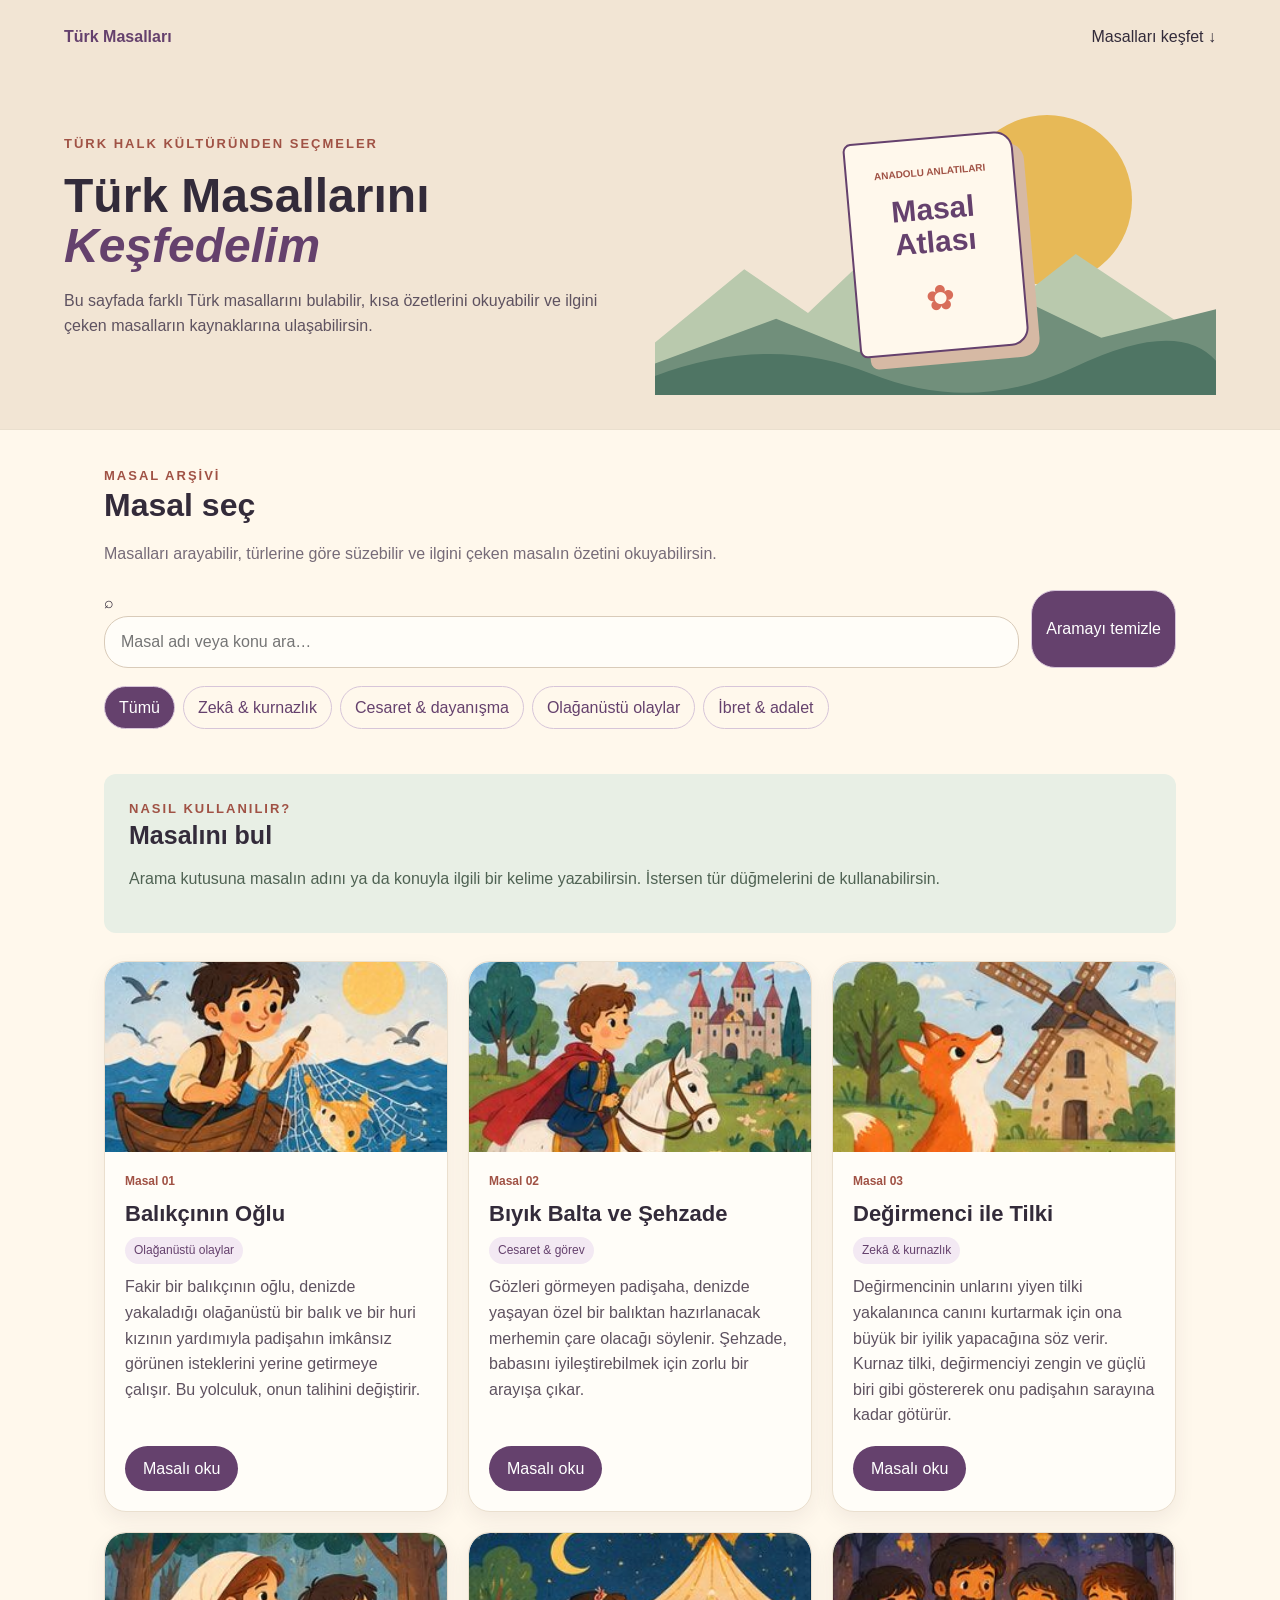
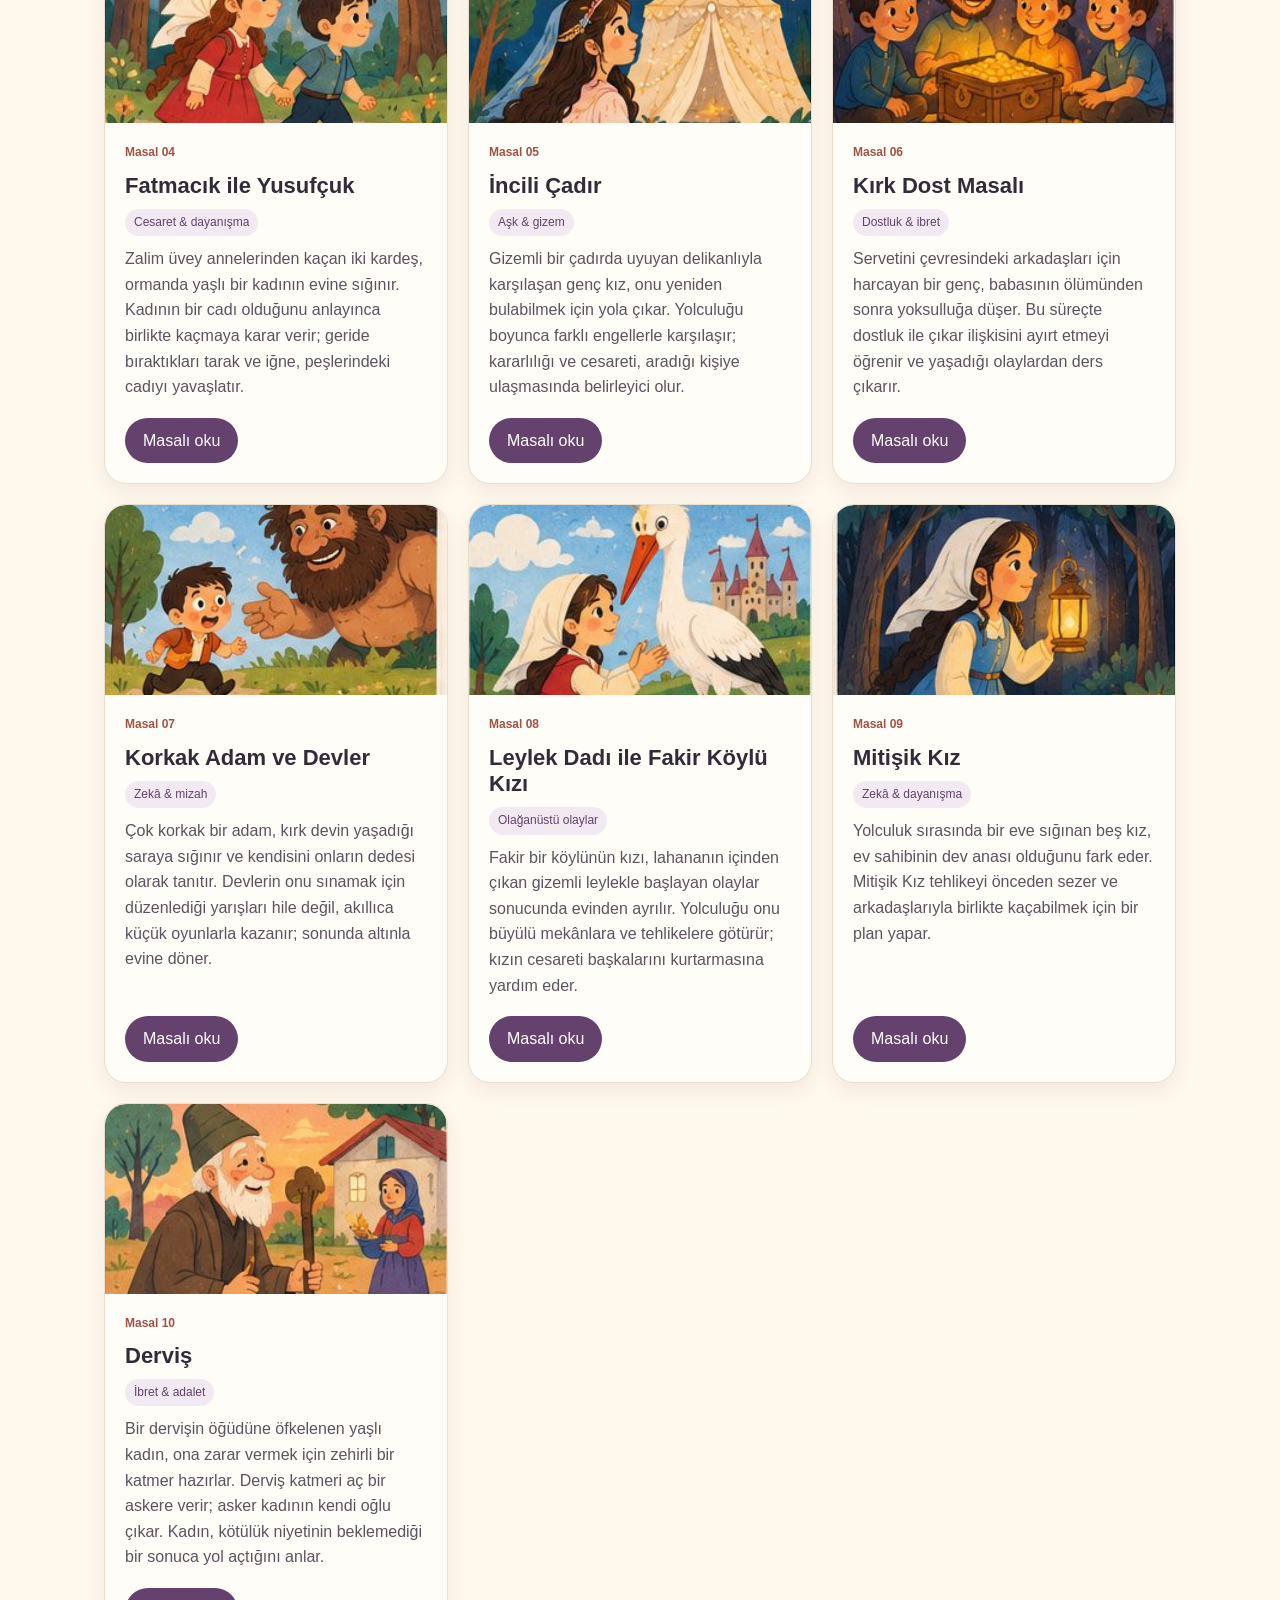
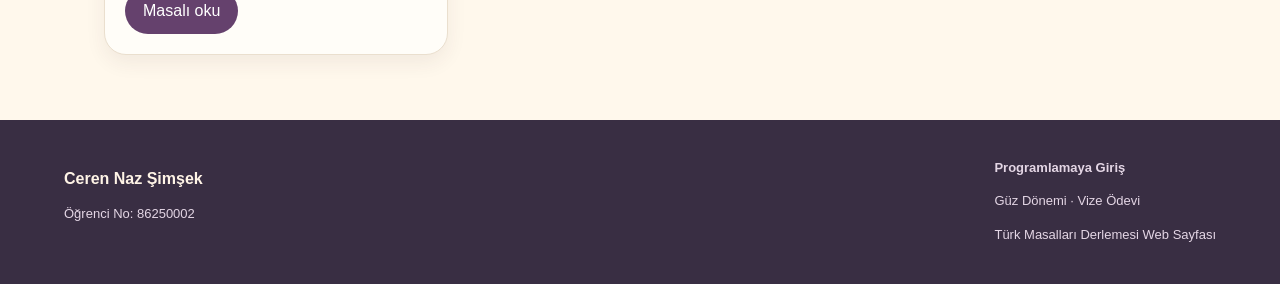
<file: index.html>
<!DOCTYPE html>
<html lang="tr">
<head>
<meta charset="UTF-8">
<meta name="viewport" content="width=device-width, initial-scale=1.0">
<title>Türk Masalları</title>
<link rel="stylesheet" href="style.css">
</head>
<body>
<header class="site-header">
  <div class="topline"><span class="brand">Türk Masalları</span><a class="toplink" href="#masallar">Masalları keşfet ↓</a></div>
  <section class="hero">
    <div>
      <div class="eyebrow">Türk halk kültüründen seçmeler</div>
      <h1>Türk Masallarını<br><em>Keşfedelim</em></h1>
      <p>Bu sayfada farklı Türk masallarını bulabilir, kısa özetlerini okuyabilir ve ilgini çeken masalların kaynaklarına ulaşabilirsin.</p>
    </div>
    <div class="hero-art" aria-label="Masal kitabı ve güneş illüstrasyonu">
      <div class="sun"></div>
      <svg class="mountain" viewBox="0 0 440 210" preserveAspectRatio="none" aria-hidden="true">
        <path d="M0 155 L70 78 L120 124 L190 35 L265 130 L330 62 L440 160 L440 210 L0 210Z" fill="#b9c9ad"/>
        <path d="M0 177 L95 130 L160 165 L260 92 L350 150 L440 120 L440 210 L0 210Z" fill="#718f7b"/>
        <path d="M0 190 Q90 145 170 188 T330 180 T440 174 L440 210 L0 210Z" fill="#4f7564"/>
      </svg>
      <div class="book"><span class="small">ANADOLU ANLATILARI</span><strong>Masal<br>Atlası</strong><span class="ornament">✿</span></div>
    </div>
  </section>
</header>
<main id="masallar">
  <div class="intro-row">
    <div><div class="eyebrow">Masal arşivi</div><h2>Masal seç</h2><p class="section-note">Masalları arayabilir, türlerine göre süzebilir ve ilgini çeken masalın özetini okuyabilirsin.</p></div>
  </div>
  <div class="tools">
    <label class="search-wrap"><span>⌕</span><input id="search" type="search" placeholder="Masal adı veya konu ara…" aria-label="Masal ara"></label>
    <button class="filter active" id="clearSearch" type="button">Aramayı temizle</button>
  </div>
  <div class="filters" aria-label="Masal türüne göre filtre">
    <button class="filter active" data-filter="all">Tümü</button>
    <button class="filter" data-filter="zeka">Zekâ & kurnazlık</button>
    <button class="filter" data-filter="cesaret">Cesaret & dayanışma</button>
    <button class="filter" data-filter="olağanüstü">Olağanüstü olaylar</button>
    <button class="filter" data-filter="ibret">İbret & adalet</button>
  </div>
  <section class="reading-guide">
    <div><div class="eyebrow">Nasıl kullanılır?</div><h2>Masalını bul</h2><p>Arama kutusuna masalın adını ya da konuyla ilgili bir kelime yazabilirsin. İstersen tür düğmelerini de kullanabilirsin.</p></div>
    
  </section>

  <div class="grid" id="storyGrid">
    <article class="story-card" data-title="Balıkçının Oğlu" data-tags="olağanüstü cesaret" data-keywords="balıkçı şehzade huri padişah merhem deniz">
      <div class="card-art palette-1"><img src="[data-uri]" alt="Balıkçının Oğlu masalını anlatan çocuk kitabı illüstrasyonu"></div>
      <div class="card-body"><span class="number">Masal 01</span><h3>Balıkçının Oğlu</h3><span class="tag">Olağanüstü olaylar</span>
      <p class="summary">Fakir bir balıkçının oğlu, denizde yakaladığı olağanüstü bir balık ve bir huri kızının yardımıyla padişahın imkânsız görünen isteklerini yerine getirmeye çalışır. Bu yolculuk, onun talihini değiştirir.</p>
      <div class="card-actions"><button class="read-btn" data-open="0">Masalı oku</button></div></div>
    </article>
    <article class="story-card" data-title="Bıyık Balta ve Şehzade" data-tags="cesaret olağanüstü" data-keywords="padişah kör derviş şehzade balık merhem">
      <div class="card-art palette-2"><img src="[data-uri]" alt="Bıyık Balta ve Şehzade masalını anlatan çocuk kitabı illüstrasyonu"></div>
      <div class="card-body"><span class="number">Masal 02</span><h3>Bıyık Balta ve Şehzade</h3><span class="tag">Cesaret & görev</span>
      <p class="summary">Gözleri görmeyen padişaha, denizde yaşayan özel bir balıktan hazırlanacak merhemin çare olacağı söylenir. Şehzade, babasını iyileştirebilmek için zorlu bir arayışa çıkar.</p>
      <div class="card-actions"><button class="read-btn" data-open="1">Masalı oku</button></div></div>
    </article>
    <article class="story-card" data-title="Değirmenci ile Tilki" data-tags="zeka olağanüstü" data-keywords="tilki değirmen tavuk padişah dev kurnazlık">
      <div class="card-art palette-3"><img src="[data-uri]" alt="Değirmenci ile Tilki masalını anlatan çocuk kitabı illüstrasyonu"></div>
      <div class="card-body"><span class="number">Masal 03</span><h3>Değirmenci ile Tilki</h3><span class="tag">Zekâ & kurnazlık</span>
      <p class="summary">Değirmencinin unlarını yiyen tilki yakalanınca canını kurtarmak için ona büyük bir iyilik yapacağına söz verir. Kurnaz tilki, değirmenciyi zengin ve güçlü biri gibi göstererek onu padişahın sarayına kadar götürür.</p>
      <div class="card-actions"><button class="read-btn" data-open="2">Masalı oku</button></div></div>
    </article>
    <article class="story-card" data-title="Fatmacık ile Yusufçuk" data-tags="cesaret zeka" data-keywords="kardeş üvey anne cadı tarak iğne orman">
      <div class="card-art palette-4"><img src="[data-uri]" alt="Fatmacık ile Yusufçuk masalını anlatan çocuk kitabı illüstrasyonu"></div>
      <div class="card-body"><span class="number">Masal 04</span><h3>Fatmacık ile Yusufçuk</h3><span class="tag">Cesaret & dayanışma</span>
      <p class="summary">Zalim üvey annelerinden kaçan iki kardeş, ormanda yaşlı bir kadının evine sığınır. Kadının bir cadı olduğunu anlayınca birlikte kaçmaya karar verir; geride bıraktıkları tarak ve iğne, peşlerindeki cadıyı yavaşlatır.</p>
      <div class="card-actions"><button class="read-btn" data-open="3">Masalı oku</button></div></div>
    </article>
    <article class="story-card" data-title="İncili Çadır" data-tags="olağanüstü cesaret" data-keywords="çadır inci şehzade prenses saray arayış">
      <div class="card-art palette-5"><img src="[data-uri]" alt="İncili Çadır masalını anlatan çocuk kitabı illüstrasyonu"></div>
      <div class="card-body"><span class="number">Masal 05</span><h3>İncili Çadır</h3><span class="tag">Aşk & gizem</span>
      <p class="summary">Gizemli bir çadırda uyuyan delikanlıyla karşılaşan genç kız, onu yeniden bulabilmek için yola çıkar. Yolculuğu boyunca farklı engellerle karşılaşır; kararlılığı ve cesareti, aradığı kişiye ulaşmasında belirleyici olur.</p>
      <div class="card-actions"><button class="read-btn" data-open="4">Masalı oku</button></div></div>
    </article>
    <article class="story-card" data-title="Kırk Dost Masalı" data-tags="ibret zeka" data-keywords="dostluk zenginlik servet arkadaş çıkar">
      <div class="card-art palette-6"><img src="[data-uri]" alt="Kırk Dost Masalı masalını anlatan çocuk kitabı illüstrasyonu"></div>
      <div class="card-body"><span class="number">Masal 06</span><h3>Kırk Dost Masalı</h3><span class="tag">Dostluk & ibret</span>
      <p class="summary">Servetini çevresindeki arkadaşları için harcayan bir genç, babasının ölümünden sonra yoksulluğa düşer. Bu süreçte dostluk ile çıkar ilişkisini ayırt etmeyi öğrenir ve yaşadığı olaylardan ders çıkarır.</p>
      <div class="card-actions"><button class="read-btn" data-open="5">Masalı oku</button></div></div>
    </article>
    <article class="story-card" data-title="Korkak Adam ve Devler" data-tags="zeka olağanüstü" data-keywords="korkak adam devler altın yarış peynir taş">
      <div class="card-art palette-7"><img src="[data-uri]" alt="Korkak Adam ve Devler masalını anlatan çocuk kitabı illüstrasyonu"></div>
      <div class="card-body"><span class="number">Masal 07</span><h3>Korkak Adam ve Devler</h3><span class="tag">Zekâ & mizah</span>
      <p class="summary">Çok korkak bir adam, kırk devin yaşadığı saraya sığınır ve kendisini onların dedesi olarak tanıtır. Devlerin onu sınamak için düzenlediği yarışları hile değil, akıllıca küçük oyunlarla kazanır; sonunda altınla evine döner.</p>
      <div class="card-actions"><button class="read-btn" data-open="6">Masalı oku</button></div></div>
    </article>
    <article class="story-card" data-title="Leylek Dadı ile Fakir Köylü Kızı" data-tags="olağanüstü cesaret" data-keywords="leylek köylü kızı lahana kale büyü prenses">
      <div class="card-art palette-8"><img src="[data-uri]" alt="Leylek Dadı ile Fakir Köylü Kızı masalını anlatan çocuk kitabı illüstrasyonu"></div>
      <div class="card-body"><span class="number">Masal 08</span><h3>Leylek Dadı ile Fakir Köylü Kızı</h3><span class="tag">Olağanüstü olaylar</span>
      <p class="summary">Fakir bir köylünün kızı, lahananın içinden çıkan gizemli leylekle başlayan olaylar sonucunda evinden ayrılır. Yolculuğu onu büyülü mekânlara ve tehlikelere götürür; kızın cesareti başkalarını kurtarmasına yardım eder.</p>
      <div class="card-actions"><button class="read-btn" data-open="7">Masalı oku</button></div></div>
    </article>
    <article class="story-card" data-title="Mitişik Kız" data-tags="zeka cesaret" data-keywords="beş kız dev anası kaçış ev tarak">
      <div class="card-art palette-9"><img src="[data-uri]" alt="Mitişik Kız masalını anlatan çocuk kitabı illüstrasyonu"></div>
      <div class="card-body"><span class="number">Masal 09</span><h3>Mitişik Kız</h3><span class="tag">Zekâ & dayanışma</span>
      <p class="summary">Yolculuk sırasında bir eve sığınan beş kız, ev sahibinin dev anası olduğunu fark eder. Mitişik Kız tehlikeyi önceden sezer ve arkadaşlarıyla birlikte kaçabilmek için bir plan yapar.</p>
      <div class="card-actions"><button class="read-btn" data-open="8">Masalı oku</button></div></div>
    </article>
    <article class="story-card" data-title="Derviş" data-tags="ibret adalet" data-keywords="yaşlı kadın katmer zehir asker oğul öğüt">
      <div class="card-art palette-10"><img src="[data-uri]" alt="Derviş masalını anlatan çocuk kitabı illüstrasyonu"></div>
      <div class="card-body"><span class="number">Masal 10</span><h3>Derviş</h3><span class="tag">İbret & adalet</span>
      <p class="summary">Bir dervişin öğüdüne öfkelenen yaşlı kadın, ona zarar vermek için zehirli bir katmer hazırlar. Derviş katmeri aç bir askere verir; asker kadının kendi oğlu çıkar. Kadın, kötülük niyetinin beklemediği bir sonuca yol açtığını anlar.</p>
      <div class="card-actions"><button class="read-btn" data-open="9">Masalı oku</button></div></div>
    </article>
  </div>
  <div class="empty" id="empty">Bu aramayla eşleşen masal bulunamadı. Başka bir kelime deneyebilirsin.</div>
</main>
<footer><div class="footer-inner"><div><strong>Ceren Naz Şimşek</strong><p>Öğrenci No: 86250002</p></div><div><p><strong>Programlamaya Giriş</strong></p><p>Güz Dönemi · Vize Ödevi</p><p>Türk Masalları Derlemesi Web Sayfası</p></div></div></footer>
<div class="modal" id="modal" role="dialog" aria-modal="true" aria-labelledby="modalTitle">
  <div class="modal-panel"><button class="modal-close" id="closeModal" aria-label="Pencereyi kapat">×</button><div class="eyebrow">Masal</div><h2 id="modalTitle"></h2><p class="modal-text" id="modalText"></p></div>
</div>
<script src="script.js" defer></script>
</body>
</html>
</file>
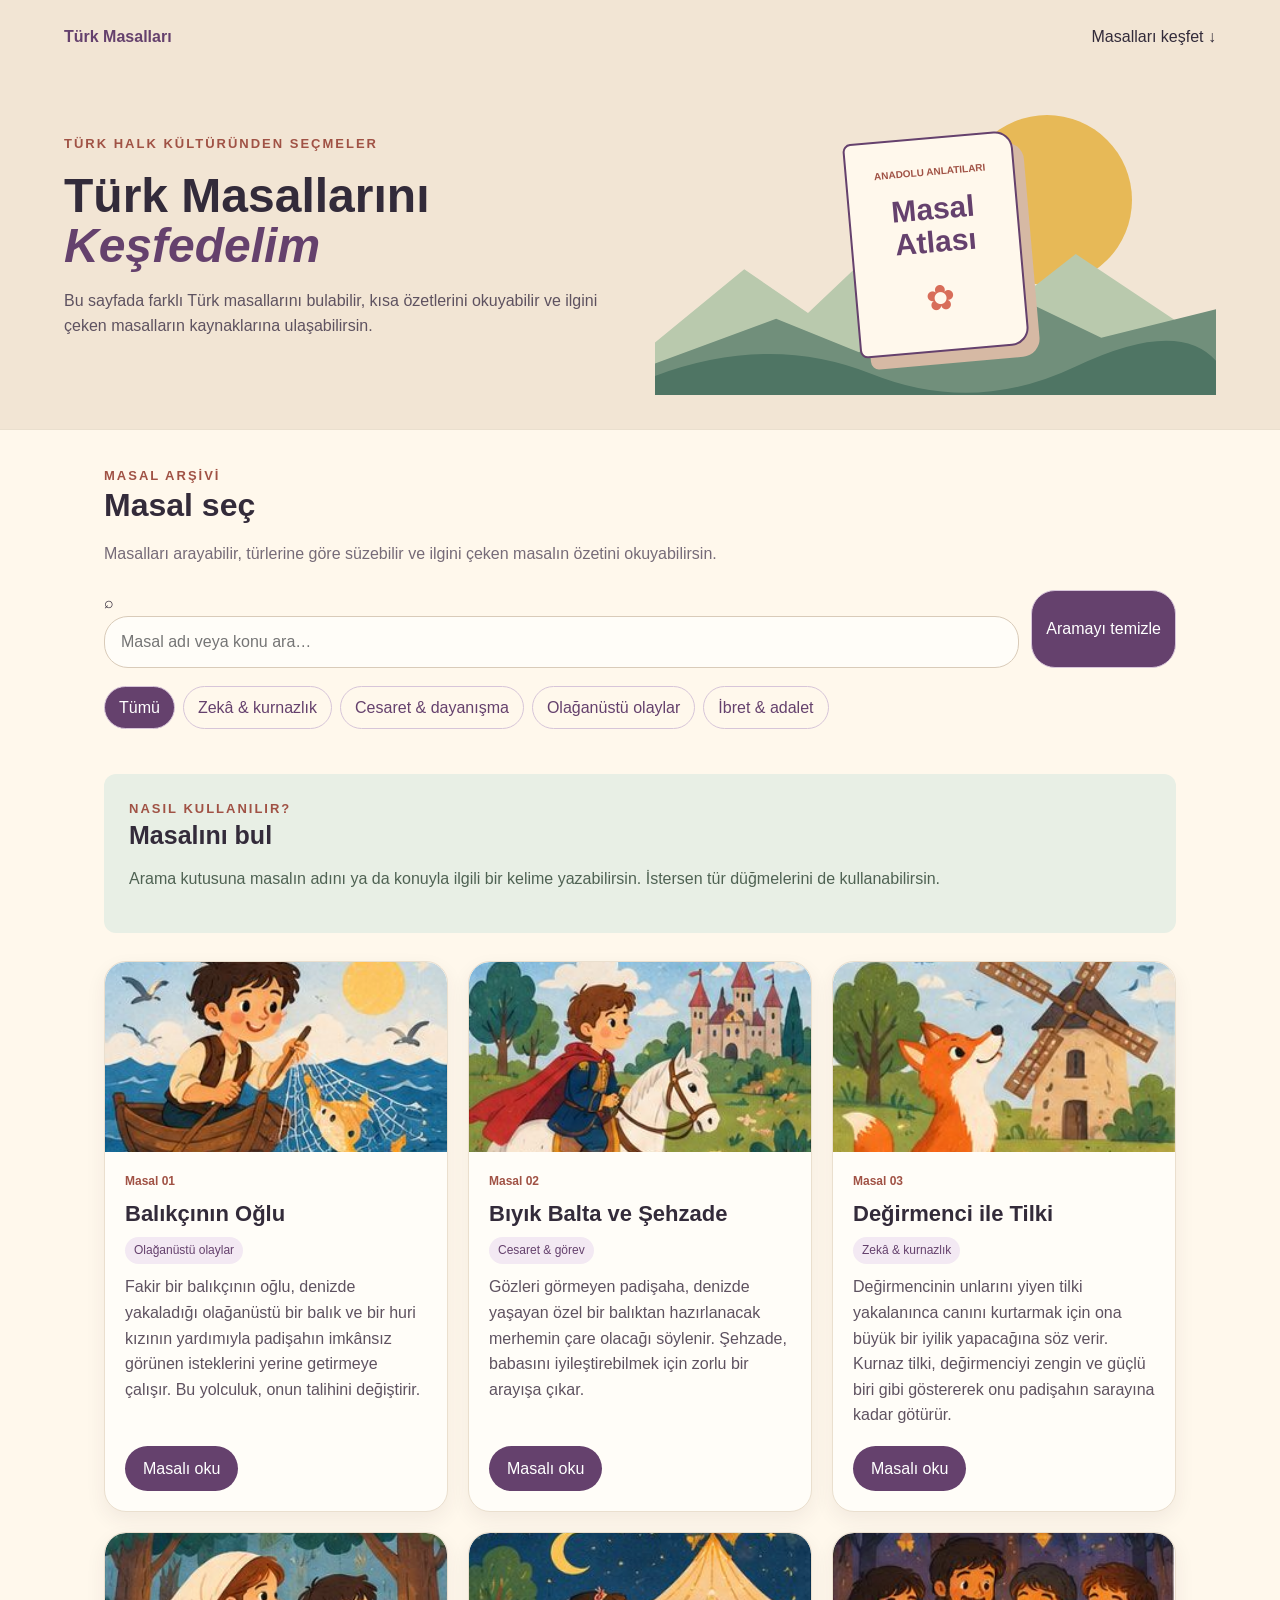
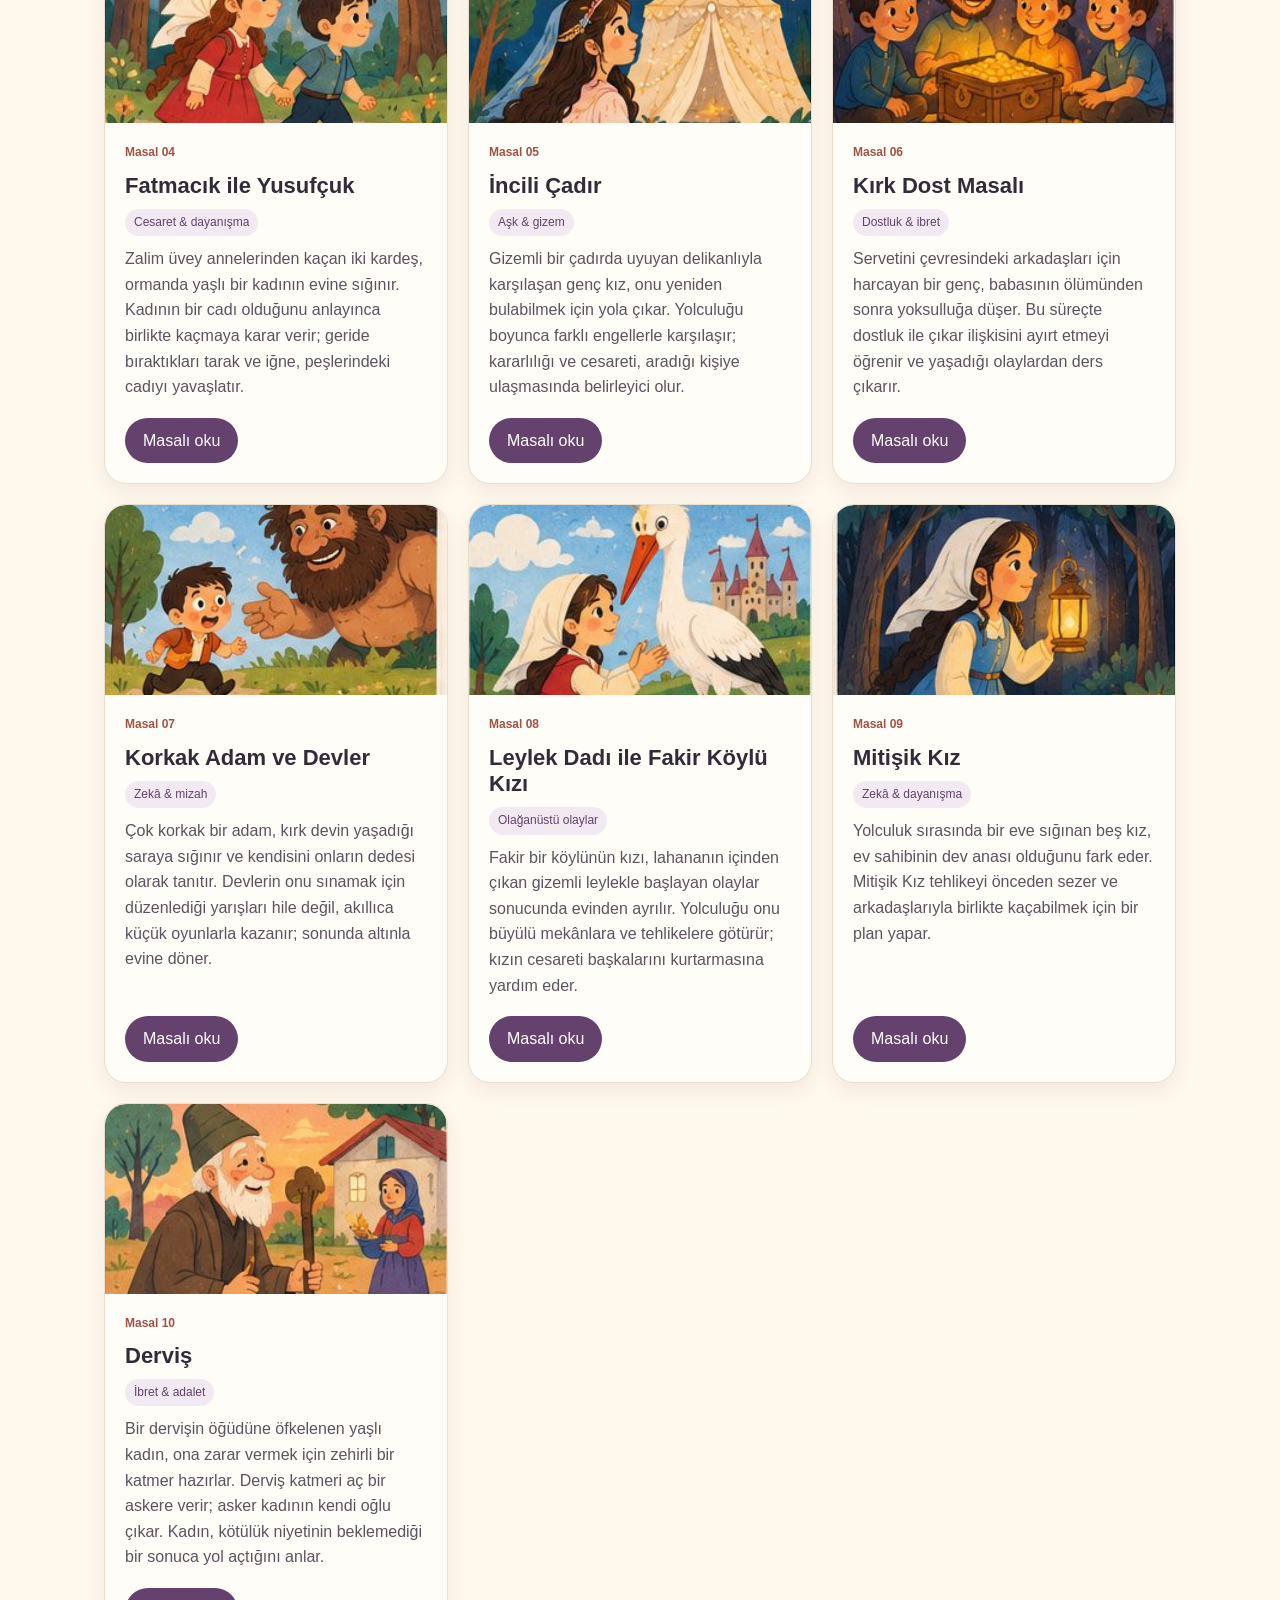
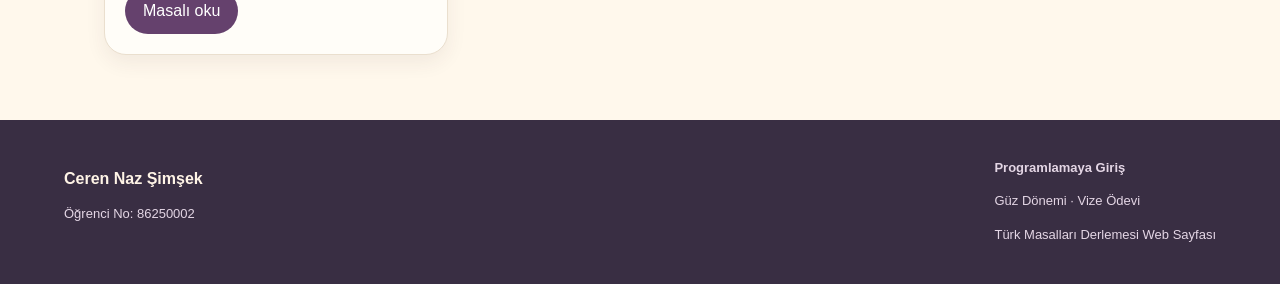
<file: turk_masallari_son_kontrol.html>
<!DOCTYPE html>
<html lang="tr">
<head>
<meta charset="UTF-8">
<meta name="viewport" content="width=device-width, initial-scale=1.0">
<title>Türk Masalları</title>
<style>
/* Sayfanin genel gorunumu */
* { box-sizing: border-box; }
body {
  margin: 0;
  background: #fff8ec;
  color: #332b3a;
  font-family: Arial, sans-serif;
  line-height: 1.6;
}
button, input { font: inherit; }
a { color: #65416d; }
.site-header {
  padding: 24px 5%;
  background: #f2e5d4;
  border-bottom: 1px solid #eadfce;
}
.topline, .footer-inner {
  max-width: 1200px;
  margin: auto;
  display: flex;
  justify-content: space-between;
  align-items: center;
  gap: 16px;
}
.brand { color: #65416d; font-weight: bold; }
.toplink { color: #332b3a; text-decoration: none; }
.hero {
  max-width: 1200px;
  margin: 45px auto 10px;
  display: grid;
  grid-template-columns: 1fr 1fr;
  gap: 30px;
  align-items: center;
}
.eyebrow { color: #a05245; font-size: 13px; font-weight: bold; letter-spacing: 2px; text-transform: uppercase; }
h1 { font-size: 48px; line-height: 1.05; margin: 16px 0; }
h1 em { color: #65416d; }
.hero p { color: #5e5260; }
.hero-art { min-height: 300px; position: relative; display: grid; place-items: center; }
.sun { position: absolute; top: 20px; right: 15%; width: 170px; height: 170px; border-radius: 50%; background: #e7b957; }
.mountain { position: absolute; bottom: 0; width: 100%; height: 200px; }
.book { position: relative; z-index: 1; width: 170px; height: 215px; padding: 18px; background: #fff8ec; border: 2px solid #65416d; border-radius: 8px 18px 18px 8px; box-shadow: 10px 12px #d6b9a4; display: flex; flex-direction: column; justify-content: center; align-items: center; text-align: center; transform: rotate(-5deg); }
.book .small { font-size: 10px; font-weight: bold; color: #a05245; }
.book strong { margin: 12px 0; color: #65416d; font-size: 30px; line-height: 1.1; }
.book .ornament { color: #d86d59; font-size: 35px; }
main { max-width: 1200px; margin: auto; padding: 36px 5% 65px; }
.intro-row { margin-bottom: 20px; }
h2 { margin: 0 0 8px; font-size: 32px; line-height: 1.2; }
.section-note { color: #766b78; }
.tools { display: flex; gap: 12px; margin: 24px 0 18px; }
.search-wrap { flex: 1; }
input[type="search"] { width: 100%; padding: 12px 16px; border: 1px solid #d9cbb9; border-radius: 24px; background: #fffdf8; }
.filters { display: flex; flex-wrap: wrap; gap: 8px; margin-bottom: 24px; }
.filter { padding: 8px 14px; border: 1px solid #d7c5d9; border-radius: 24px; background: transparent; color: #65416d; cursor: pointer; }
.filter.active, .filter:hover { background: #65416d; color: white; }
.grid { display: grid; grid-template-columns: repeat(3, 1fr); gap: 20px; }
.story-card { min-width: 0; display: flex; flex-direction: column; overflow: hidden; border: 1px solid #eadfce; border-radius: 22px; background: #fffdf8; box-shadow: 0 8px 20px #452b3e12; }
.card-art { height: 190px; overflow: hidden; background: #f2e5d4; border-radius: 21px 21px 0 0; }
.card-art img { display: block; width: 100%; height: 100%; object-fit: cover; }
.palette-1 { background: #e7bd73; } .palette-2 { background: #c7b2d9; }
.palette-3 { background: #a7c7b3; } .palette-4 { background: #e89b84; }
.palette-5 { background: #c6d5e8; } .palette-6 { background: #e5c9a7; }
.palette-7 { background: #a9b5d7; } .palette-8 { background: #d5b8a5; }
.palette-9 { background: #b3c8a0; } .palette-10 { background: #e7b8c7; }
.card-body { flex: 1; display: flex; flex-direction: column; gap: 10px; padding: 20px; }
.number { color: #a05245; font-size: 12px; font-weight: bold; }
h3 { margin: 0; font-size: 22px; line-height: 1.2; }
.tag { align-self: flex-start; padding: 4px 9px; border-radius: 20px; background: #f3e9f3; color: #65416d; font-size: 12px; }
.summary { margin: 0; color: #5e5260; }
.card-actions { display: flex; flex-wrap: wrap; gap: 10px; margin-top: auto; padding-top: 8px; }
.read-btn { background: #65416d; color: white; border: 0; border-radius: 24px; padding: 10px 18px; cursor: pointer; transition: background 0.2s, transform 0.2s; }
.read-btn:hover { background: #805b88; transform: translateY(-1px); }
.empty { display: none; padding: 25px; text-align: center; color: #766b78; border: 1px dashed #eadfce; border-radius: 12px; }
.reading-guide { display: grid; grid-template-columns: 1fr; gap: 20px; margin-top: 45px; margin-bottom: 28px; padding: 25px; border-radius: 12px; background: #e8efe5; }
.reading-guide h2 { font-size: 25px; }
.reading-guide p { color: #4f6253; }
footer { padding: 25px 5%; background: #392e43; color: #fff4e6; }
footer p { color: #e4d6e5; font-size: 13px; }
.modal { display: none; position: fixed; inset: 0; z-index: 10; padding: 18px; background: #1f1624aa; align-items: center; justify-content: center; }
.modal.open { display: flex; }
.modal-panel { position: relative; width: 100%; max-width: 760px; max-height: 90vh; overflow: auto; padding: 30px; border-radius: 24px; background: #fffdf8; }
.modal-close { position: absolute; top: 12px; right: 12px; width: 38px; height: 38px; border: 0; border-radius: 50%; cursor: pointer; font-size: 22px; }
.modal h2 { padding-right: 35px; }
.modal-text { white-space: pre-line; color: #544958; }
.small-print { color: #766b78; font-size: 13px; }
@media (max-width: 900px) { .grid { grid-template-columns: repeat(2, 1fr); } }
@media (max-width: 620px) {
  .hero, .reading-guide { grid-template-columns: 1fr; }
  .hero-art { min-height: 230px; }
  .tools { flex-direction: column; }
  .grid { grid-template-columns: 1fr; }
  .topline { font-size: 13px; }
  h1 { font-size: 40px; }
}
</style>
</head>
<body>
<header class="site-header">
  <div class="topline"><span class="brand">Türk Masalları</span><a class="toplink" href="#masallar">Masalları keşfet ↓</a></div>
  <section class="hero">
    <div>
      <div class="eyebrow">Türk halk kültüründen seçmeler</div>
      <h1>Türk Masallarını<br><em>Keşfedelim</em></h1>
      <p>Bu sayfada farklı Türk masallarını bulabilir, kısa özetlerini okuyabilir ve ilgini çeken masalların kaynaklarına ulaşabilirsin.</p>
    </div>
    <div class="hero-art" aria-label="Masal kitabı ve güneş illüstrasyonu">
      <div class="sun"></div>
      <svg class="mountain" viewBox="0 0 440 210" preserveAspectRatio="none" aria-hidden="true">
        <path d="M0 155 L70 78 L120 124 L190 35 L265 130 L330 62 L440 160 L440 210 L0 210Z" fill="#b9c9ad"/>
        <path d="M0 177 L95 130 L160 165 L260 92 L350 150 L440 120 L440 210 L0 210Z" fill="#718f7b"/>
        <path d="M0 190 Q90 145 170 188 T330 180 T440 174 L440 210 L0 210Z" fill="#4f7564"/>
      </svg>
      <div class="book"><span class="small">ANADOLU ANLATILARI</span><strong>Masal<br>Atlası</strong><span class="ornament">✿</span></div>
    </div>
  </section>
</header>
<main id="masallar">
  <div class="intro-row">
    <div><div class="eyebrow">Masal arşivi</div><h2>Masal seç</h2><p class="section-note">Masalları arayabilir, türlerine göre süzebilir ve ilgini çeken masalın özetini okuyabilirsin.</p></div>
  </div>
  <div class="tools">
    <label class="search-wrap"><span>⌕</span><input id="search" type="search" placeholder="Masal adı veya konu ara…" aria-label="Masal ara"></label>
    <button class="filter active" id="clearSearch" type="button">Aramayı temizle</button>
  </div>
  <div class="filters" aria-label="Masal türüne göre filtre">
    <button class="filter active" data-filter="all">Tümü</button>
    <button class="filter" data-filter="zeka">Zekâ & kurnazlık</button>
    <button class="filter" data-filter="cesaret">Cesaret & dayanışma</button>
    <button class="filter" data-filter="olağanüstü">Olağanüstü olaylar</button>
    <button class="filter" data-filter="ibret">İbret & adalet</button>
  </div>
  <section class="reading-guide">
    <div><div class="eyebrow">Nasıl kullanılır?</div><h2>Masalını bul</h2><p>Arama kutusuna masalın adını ya da konuyla ilgili bir kelime yazabilirsin. İstersen tür düğmelerini de kullanabilirsin.</p></div>
    
  </section>

  <div class="grid" id="storyGrid">
    <article class="story-card" data-title="Balıkçının Oğlu" data-tags="olağanüstü cesaret" data-keywords="balıkçı şehzade huri padişah merhem deniz">
      <div class="card-art palette-1"><img src="[data-uri]" alt="Balıkçının Oğlu masalını anlatan çocuk kitabı illüstrasyonu"></div>
      <div class="card-body"><span class="number">Masal 01</span><h3>Balıkçının Oğlu</h3><span class="tag">Olağanüstü olaylar</span>
      <p class="summary">Fakir bir balıkçının oğlu, denizde yakaladığı olağanüstü bir balık ve bir huri kızının yardımıyla padişahın imkânsız görünen isteklerini yerine getirmeye çalışır. Bu yolculuk, onun talihini değiştirir.</p>
      <div class="card-actions"><button class="read-btn" data-open="0">Masalı oku</button></div></div>
    </article>
    <article class="story-card" data-title="Bıyık Balta ve Şehzade" data-tags="cesaret olağanüstü" data-keywords="padişah kör derviş şehzade balık merhem">
      <div class="card-art palette-2"><img src="[data-uri]" alt="Bıyık Balta ve Şehzade masalını anlatan çocuk kitabı illüstrasyonu"></div>
      <div class="card-body"><span class="number">Masal 02</span><h3>Bıyık Balta ve Şehzade</h3><span class="tag">Cesaret & görev</span>
      <p class="summary">Gözleri görmeyen padişaha, denizde yaşayan özel bir balıktan hazırlanacak merhemin çare olacağı söylenir. Şehzade, babasını iyileştirebilmek için zorlu bir arayışa çıkar.</p>
      <div class="card-actions"><button class="read-btn" data-open="1">Masalı oku</button></div></div>
    </article>
    <article class="story-card" data-title="Değirmenci ile Tilki" data-tags="zeka olağanüstü" data-keywords="tilki değirmen tavuk padişah dev kurnazlık">
      <div class="card-art palette-3"><img src="[data-uri]" alt="Değirmenci ile Tilki masalını anlatan çocuk kitabı illüstrasyonu"></div>
      <div class="card-body"><span class="number">Masal 03</span><h3>Değirmenci ile Tilki</h3><span class="tag">Zekâ & kurnazlık</span>
      <p class="summary">Değirmencinin unlarını yiyen tilki yakalanınca canını kurtarmak için ona büyük bir iyilik yapacağına söz verir. Kurnaz tilki, değirmenciyi zengin ve güçlü biri gibi göstererek onu padişahın sarayına kadar götürür.</p>
      <div class="card-actions"><button class="read-btn" data-open="2">Masalı oku</button></div></div>
    </article>
    <article class="story-card" data-title="Fatmacık ile Yusufçuk" data-tags="cesaret zeka" data-keywords="kardeş üvey anne cadı tarak iğne orman">
      <div class="card-art palette-4"><img src="[data-uri]" alt="Fatmacık ile Yusufçuk masalını anlatan çocuk kitabı illüstrasyonu"></div>
      <div class="card-body"><span class="number">Masal 04</span><h3>Fatmacık ile Yusufçuk</h3><span class="tag">Cesaret & dayanışma</span>
      <p class="summary">Zalim üvey annelerinden kaçan iki kardeş, ormanda yaşlı bir kadının evine sığınır. Kadının bir cadı olduğunu anlayınca birlikte kaçmaya karar verir; geride bıraktıkları tarak ve iğne, peşlerindeki cadıyı yavaşlatır.</p>
      <div class="card-actions"><button class="read-btn" data-open="3">Masalı oku</button></div></div>
    </article>
    <article class="story-card" data-title="İncili Çadır" data-tags="olağanüstü cesaret" data-keywords="çadır inci şehzade prenses saray arayış">
      <div class="card-art palette-5"><img src="[data-uri]" alt="İncili Çadır masalını anlatan çocuk kitabı illüstrasyonu"></div>
      <div class="card-body"><span class="number">Masal 05</span><h3>İncili Çadır</h3><span class="tag">Aşk & gizem</span>
      <p class="summary">Gizemli bir çadırda uyuyan delikanlıyla karşılaşan genç kız, onu yeniden bulabilmek için yola çıkar. Yolculuğu boyunca farklı engellerle karşılaşır; kararlılığı ve cesareti, aradığı kişiye ulaşmasında belirleyici olur.</p>
      <div class="card-actions"><button class="read-btn" data-open="4">Masalı oku</button></div></div>
    </article>
    <article class="story-card" data-title="Kırk Dost Masalı" data-tags="ibret zeka" data-keywords="dostluk zenginlik servet arkadaş çıkar">
      <div class="card-art palette-6"><img src="[data-uri]" alt="Kırk Dost Masalı masalını anlatan çocuk kitabı illüstrasyonu"></div>
      <div class="card-body"><span class="number">Masal 06</span><h3>Kırk Dost Masalı</h3><span class="tag">Dostluk & ibret</span>
      <p class="summary">Servetini çevresindeki arkadaşları için harcayan bir genç, babasının ölümünden sonra yoksulluğa düşer. Bu süreçte dostluk ile çıkar ilişkisini ayırt etmeyi öğrenir ve yaşadığı olaylardan ders çıkarır.</p>
      <div class="card-actions"><button class="read-btn" data-open="5">Masalı oku</button></div></div>
    </article>
    <article class="story-card" data-title="Korkak Adam ve Devler" data-tags="zeka olağanüstü" data-keywords="korkak adam devler altın yarış peynir taş">
      <div class="card-art palette-7"><img src="[data-uri]" alt="Korkak Adam ve Devler masalını anlatan çocuk kitabı illüstrasyonu"></div>
      <div class="card-body"><span class="number">Masal 07</span><h3>Korkak Adam ve Devler</h3><span class="tag">Zekâ & mizah</span>
      <p class="summary">Çok korkak bir adam, kırk devin yaşadığı saraya sığınır ve kendisini onların dedesi olarak tanıtır. Devlerin onu sınamak için düzenlediği yarışları hile değil, akıllıca küçük oyunlarla kazanır; sonunda altınla evine döner.</p>
      <div class="card-actions"><button class="read-btn" data-open="6">Masalı oku</button></div></div>
    </article>
    <article class="story-card" data-title="Leylek Dadı ile Fakir Köylü Kızı" data-tags="olağanüstü cesaret" data-keywords="leylek köylü kızı lahana kale büyü prenses">
      <div class="card-art palette-8"><img src="[data-uri]" alt="Leylek Dadı ile Fakir Köylü Kızı masalını anlatan çocuk kitabı illüstrasyonu"></div>
      <div class="card-body"><span class="number">Masal 08</span><h3>Leylek Dadı ile Fakir Köylü Kızı</h3><span class="tag">Olağanüstü olaylar</span>
      <p class="summary">Fakir bir köylünün kızı, lahananın içinden çıkan gizemli leylekle başlayan olaylar sonucunda evinden ayrılır. Yolculuğu onu büyülü mekânlara ve tehlikelere götürür; kızın cesareti başkalarını kurtarmasına yardım eder.</p>
      <div class="card-actions"><button class="read-btn" data-open="7">Masalı oku</button></div></div>
    </article>
    <article class="story-card" data-title="Mitişik Kız" data-tags="zeka cesaret" data-keywords="beş kız dev anası kaçış ev tarak">
      <div class="card-art palette-9"><img src="[data-uri]" alt="Mitişik Kız masalını anlatan çocuk kitabı illüstrasyonu"></div>
      <div class="card-body"><span class="number">Masal 09</span><h3>Mitişik Kız</h3><span class="tag">Zekâ & dayanışma</span>
      <p class="summary">Yolculuk sırasında bir eve sığınan beş kız, ev sahibinin dev anası olduğunu fark eder. Mitişik Kız tehlikeyi önceden sezer ve arkadaşlarıyla birlikte kaçabilmek için bir plan yapar.</p>
      <div class="card-actions"><button class="read-btn" data-open="8">Masalı oku</button></div></div>
    </article>
    <article class="story-card" data-title="Derviş" data-tags="ibret adalet" data-keywords="yaşlı kadın katmer zehir asker oğul öğüt">
      <div class="card-art palette-10"><img src="[data-uri]" alt="Derviş masalını anlatan çocuk kitabı illüstrasyonu"></div>
      <div class="card-body"><span class="number">Masal 10</span><h3>Derviş</h3><span class="tag">İbret & adalet</span>
      <p class="summary">Bir dervişin öğüdüne öfkelenen yaşlı kadın, ona zarar vermek için zehirli bir katmer hazırlar. Derviş katmeri aç bir askere verir; asker kadının kendi oğlu çıkar. Kadın, kötülük niyetinin beklemediği bir sonuca yol açtığını anlar.</p>
      <div class="card-actions"><button class="read-btn" data-open="9">Masalı oku</button></div></div>
    </article>
  </div>
  <div class="empty" id="empty">Bu aramayla eşleşen masal bulunamadı. Başka bir kelime deneyebilirsin.</div>
</main>
<footer><div class="footer-inner"><div><strong>Ceren Naz Şimşek</strong><p>Öğrenci No: 86250002</p></div><div><p><strong>Programlamaya Giriş</strong></p><p>Güz Dönemi · Vize Ödevi</p><p>Türk Masalları Derlemesi Web Sayfası</p></div></div></footer>
<div class="modal" id="modal" role="dialog" aria-modal="true" aria-labelledby="modalTitle">
  <div class="modal-panel"><button class="modal-close" id="closeModal" aria-label="Pencereyi kapat">×</button><div class="eyebrow">Masal</div><h2 id="modalTitle"></h2><p class="modal-text" id="modalText"></p></div>
</div>
<script>
// Sayfadaki arama kutusu, filtreler ve masal penceresi
const searchInput = document.getElementById("search");
const storyCards = document.querySelectorAll(".story-card");
const filterButtons = document.querySelectorAll("[data-filter]");
const noResults = document.getElementById("empty");
let selectedFilter = "all";

// Arama kelimesine ve seçilen türe uyan masalları gösterir.
function showStories() {
  const searchWord = searchInput.value.toLocaleLowerCase("tr");
  let shownCount = 0;

  storyCards.forEach(function(card) {
    const cardText = card.innerText.toLocaleLowerCase("tr");
    const cardTags = card.dataset.tags.split(" ");
    const wordMatches = cardText.includes(searchWord);
    const filterMatches = selectedFilter === "all" || cardTags.includes(selectedFilter);

    if (wordMatches && filterMatches) {
      card.style.display = "flex";
      shownCount++;
    } else {
      card.style.display = "none";
    }
  });

  if (shownCount === 0) {
    noResults.style.display = "block";
  } else {
    noResults.style.display = "none";
  }
}

searchInput.addEventListener("input", showStories);

// Tür düğmelerinden birine basıldığında filtreyi değiştirir.
filterButtons.forEach(function(button) {
  button.addEventListener("click", function() {
    selectedFilter = button.dataset.filter;
    filterButtons.forEach(function(item) {
      item.classList.remove("active");
    });
    button.classList.add("active");
    showStories();
  });
});

// Arama kutusunu ve filtreyi sıfırlar.
document.getElementById("clearSearch").addEventListener("click", function() {
  searchInput.value = "";
  selectedFilter = "all";
  filterButtons.forEach(function(button) {
    button.classList.remove("active");
    if (button.dataset.filter === "all") button.classList.add("active");
  });
  showStories();
});

// Masal kartındaki anlatımı ayrı okuma penceresinde gösterir.
const modal = document.getElementById("modal");
const modalTitle = document.getElementById("modalTitle");
const modalText = document.getElementById("modalText");

const storyTexts = [
  "Bir varmış, bir yokmuş. Denizin kıyısında, küçük bir kulübede yaşayan yoksul bir balıkçı varmış. Her sabah erkenden denize açılır, ağını atar, tuttuğu balıkları satarak ailesinin geçimini sağlarmış. Bir gün ağına güneş gibi parlayan, pulları ışıl ışıl bir balık takılmış. Balıkçı böyle bir balığı daha önce hiç görmemiş. Balığı pazara götürmek üzereyken balık dile gelmiş: “Beni denize bırakırsan bir gün iyiliğinin karşılığını görürsün,” demiş. Balıkçı şaşırmış ama canlıya kıyamamış ve onu yeniden denize salmış.\n\nO sırada ülkenin padişahı ağır bir hastalığa yakalanmış, gözleri görmez olmuş. Saraydaki hekimler çare ararken bir derviş, yalnızca denizde yaşayan olağanüstü bir balıktan hazırlanacak merhemin padişahı iyileştirebileceğini söylemiş. Padişahın oğlu şehzade, balığı bulmak için yola çıkmış. Balıkçıya rastlayınca balığın çoktan denize bırakıldığını öğrenmiş. Şehzade, görevini tamamlayamadığı için saraya dönmeye çekinmiş ve yoluna devam etmiş.\n\nYolculuğu sırasında karşısına balıkçıya yardım eden gizemli bir yol arkadaşı çıkmış. Bu kişi, balıkçının merhametle denize bıraktığı balığın iyiliğini unutmamış; şehzadeye yol göstermiş, tehlikelerden kurtulmasına yardım etmiş. Şehzade, yol boyunca gücün yanında merhametin ve dostluğun da önemli olduğunu anlamış. Sonunda başına gelenlerden ders çıkararak evine dönmüş. Masal, canlılara iyilikle yaklaşmanın ve zor zamanda başkasına yardım etmenin değerini anlatır.",
  "Bir varmış, bir yokmuş. Bir ülkede gözleri görmeyen yaşlı bir padişah yaşarmış. Sarayın hekimleri ne yaptıysa onu iyileştirememiş. Bir gün saraya gelen bir derviş, padişahın derdine denizde yaşayan olağanüstü bir balığın çare olabileceğini söylemiş. Bunun üzerine padişahın oğlu, balığı bulmak için yola çıkmış.\n\nŞehzade deniz kıyısına vardığında balığın bir balıkçının ağına takıldığını, fakat balıkçının onu yeniden denize bıraktığını öğrenmiş. Şehzade balığı aramayı sürdürürken yol üzerinde Balta Bıyık adlı güçlü ve sıra dışı bir adamla karşılaşmış. Balta Bıyık, şehzadenin yolculuğuna katılmış; aklı ve gücüyle onu birçok sıkıntıdan kurtarmış. Birlikte gecelemek için gittikleri handa, kimsenin kalmaya cesaret edemediği bir yerle karşılaşmışlar. Balta Bıyık, handaki korkunç varlığı yenerek orayı güvenli hâle getirmiş.\n\nYolculukları sonunda bir başka ülkeye ulaşmışlar. Bu ülkenin güzel prensesiyle evlenmek isteyen talipler, düğün gecesinde açıklanamayan bir nedenle ölüyorlarmış. Şehzade de prensesle evlenmek istemiş. Balta Bıyık, gece boyunca olup biteni izleyerek prensesin ağzından çıkan yılanların talipleri öldürdüğünü anlamış. Yılanları ortadan kaldırıp prensesi bu korkunç durumdan kurtarmış.\n\nŞehzade prensesle evlenmiş. Balta Bıyık’ın yardımları sayesinde hem prensesin sırrı çözülmüş hem de şehzadenin yolculuğu başarıya ulaşmış. Şehzade ve prenses, yaşlı padişahı da iyileştirecek çareye kavuşmuş; sarayda yeniden sevinç başlamış. Balta Bıyık’ın cesareti ve iyiliği sayesinde herkes muradına ermiş.",
  "Hasan Lahnu adında bir değirmenci varmış. Bir akşam işini bitirince değirmeni temizlemeyi unutmuş. Gece olunca sessizce içeri giren bir tilki, un çuvallarının yanına sokulmuş ve karnını doyurmuş. Sabah değirmenci eksilen unu görünce şaşırmış. “Bunu yapanı bulmadan rahat edemem,” diyerek ertesi gece saklanıp beklemeye karar vermiş.\n\nGece yarısı tilki yine gelmiş. Değirmenci hemen önüne çıkıp onu yakalamış. Tilki canını bağışlaması için yalvarmış. “Beni bırakırsan sana büyük bir iyilik yaparım,” demiş. Değirmenci önce inanmasa da tilkiye bir şans vermiş. Tilki, değirmencinin bekâr olduğunu öğrenince ona bir eş bulacağına söz vermiş.\n\nKurnaz tilki, zengin bir köşkün sahibinin kızını ve uygun bir damat aradığını öğrenmiş. Değirmenciyi olduğundan daha varlıklı ve önemli biri gibi tanıtmış. Bir yandan köşk sahibine güzel sözler söylemiş, bir yandan da değirmenciye nasıl davranması gerektiğini öğretmiş. Değirmenci ilk başta bu oyunun içinde kendini tuhaf hissetmiş; fakat tilkinin planına uymuş. Karşılaştıkları her güçlükte tilki yeni bir yol bulmuş ve değirmenciyi zor durumdan çıkarmış.\n\nTilkinin kurnazlığı sayesinde değirmencinin hayatı değişmiş. Değirmenci de yalnızca güç kullanmanın değil, düşünmenin ve doğru zamanda doğru söz söylemenin de işe yaradığını görmüş. Masal, zekânın gücünü ve verilen sözün sorumluluğunu anlatır.",
  "Bir varmış, bir yokmuş. Fatmacık ile Yusufçuk adlı iki kardeş, annelerini kaybettikten sonra üvey anneleriyle yaşamaya başlamış. Üvey anneleri onlara kötü davranır, ev işlerini bitirmeden dinlenmelerine izin vermezmiş. Kardeşler bir gün bu evde daha fazla kalamayacaklarını anlayıp birlikte yola çıkmışlar. Birbirlerini yalnız bırakmayacaklarına söz vermişler.\n\nUzun süre yürüdükten sonra sık ağaçlarla dolu bir ormana varmışlar. Hava kararmaya başlayınca sığınacak bir yer aramışlar. Uzakta küçük bir ev görüp kapısını çalmışlar. Evde yaşayan yaşlı kadın onları içeri almış, yemek vermiş ve dinlenmelerini söylemiş. İlk başta güvenli bir yere geldiklerini sanmışlar. Fakat gece ilerledikçe kadının davranışları değişmiş; çocuklar onun bir cadı olduğunu ve kendilerine zarar vermek istediğini anlamışlar.\n\nFatmacık ile Yusufçuk korkmuşlar ama birbirlerinden ayrılmamışlar. Cadı uyuduğunda kaçmak için sessizce hazırlanmışlar. Ormandaki yolları bilmedikleri için dikkatli ilerlemeleri gerekiyormuş. Cadı arkalarından geldiğinde kardeşler birbirlerine yardım ederek izlerini kaybettirmeye çalışmışlar. Yorulduklarında bile durup birbirlerini beklemişler; sonunda cadının evinden uzaklaşmayı başarmışlar.\n\nYolculukları kolay olmamış ama kardeş sevgileri onlara güç vermiş. Masal, dayanışmanın, cesaretin ve tehlike karşısında dikkatli davranmanın önemini anlatır.",
  "Uzak bir ülkede, geceleri yıldızlar gibi parlayan incilerle süslü bir çadır varmış. Çadırın nereden geldiğini ve içinde kimin yaşadığını kimse bilmiyormuş. Bir gün genç bir kız, yolculuk sırasında bu çadıra rastlamış. İçeride, derin bir uykuya dalmış güzel bir delikanlı görmüş. Onu uyandırmaya kıyamamış; fakat gördüğü manzara aklından çıkmamış.\n\nKız, delikanlının kim olduğunu öğrenmek için yola koyulmuş. Yol boyunca karşılaştığı insanlara çadırı sormuş, bazen yanlış yönlere gitmiş, bazen de uzun yollar yürümüş. Her defasında yorulsa da arayışından vazgeçmemiş. Bir köyde yaşlı bir kadın ona çadırın yalnızca geceleri ortaya çıktığını ve onu arayan kişinin sabırlı olması gerektiğini söylemiş.\n\nKız, geceleri gökyüzünü izlemeyi ve çadırın ışığını aramayı öğrenmiş. Bir gece uzakta parlayan incileri görünce hemen oraya gitmiş. Bu kez çadırın içinde beklemek yerine çevresini dikkatle incelemiş. Delikanlının bir büyü nedeniyle uyuduğunu ve büyünün ancak doğru zamanda söylenecek bir sözle bozulabileceğini öğrenmiş. Kız, yaşlı kadının öğüdünü hatırlayıp delikanlıya seslenmiş. Delikanlı gözlerini açmış; uzun uykusundan uyanınca kızın sabrına teşekkür etmiş.\n\nİkisi çadırdan çıkıp yeni bir hayata başlamışlar. Masal, sabırlı olmanın, umudunu kaybetmemenin ve karşılaştığımız sırları anlamak için dikkatle düşünmenin önemini anlatır.",
  "Bir zamanlar çok zengin bir adamın oğlu varmış. Babası ona malını dikkatli kullanmasını ve çevresindeki insanları iyi tanımasını öğütlermiş. Fakat genç adam eğlenmeyi sever, parasını arkadaşlarıyla harcarmış. Etrafında sürekli kalabalık olur, herkes onu övermiş. Genç adam da bu insanların kendisini gerçekten sevdiğine inanırmış.\n\nBir süre sonra babası ölmüş. Genç adam, servetin başında kimse kalmadığı için parasını daha da savurganca harcamış. Gün gelmiş, evindeki değerli eşyalar satılmış, altınları tükenmiş. Bir zamanlar onun sofrasında oturan arkadaşları artık kapısını çalmaz olmuş. Genç adam yardım istemek için onların yanına gitmiş ama herkesin bir bahanesi varmış. O zaman, dost sandığı kişilerin çoğunun yalnızca parasını sevdiğini anlamış.\n\nYoksul kalınca çalışmak zorunda olduğunu fark etmiş. Önce küçük işlerde çalışmış, sonra kazandığını biriktirmeye başlamış. Artık para harcarken düşünür, yeni tanıştığı insanları yalnızca sözlerine göre değil, davranışlarına göre değerlendirirmiş. Gerçekten zor zamanında yanında kalan birkaç kişiyle dostluğunu sürdürmüş.\n\nGenç adam zamanla yeniden düzenli bir hayat kurmuş. Babasının öğütlerinin değerini çok geç anlamış olsa da hatalarından ders çıkarmış. Masal, gerçek dostluğun zor günlerde belli olduğunu ve savurganlığın insanı yalnız bırakabileceğini anlatır.",
  "Çok korkak bir adam varmış. En küçük sesten ürker, geceleri kapının önüne çıkmaya bile çekinirmiş. Bir gün evden uzaklaşmış ve yolunu kaybedince büyük bir saraya ulaşmış. Sarayın kırk devin evi olduğunu öğrenince korkudan titremiş. Kaçmaya kalkarsa yakalanacağını düşündüğü için cesur görünmeye karar vermiş. Devlerin karşısına çıkıp kendisinin onların dedesi olduğunu söylemiş.\n\nDevler adamın bu kadar rahat konuşmasına şaşırmışlar. Onun gerçekten çok güçlü biri olduğunu sanıp sarayda kalmasına izin vermişler. Bir süre sonra adamı sınamak istemişler. Önce ona ağır taşlar taşıtmayı, sonra güç gösterilerinde yarışmayı düşünmüşler. Adam devlerle kuvvet bakımından yarışamayacağını biliyormuş; bu yüzden her sınavda aklını kullanmış.\n\nDevler bir taşı sıkıp suyunu çıkarmasını isteyince adam cebindeki peyniri çıkarıp avucunda ezmiş. Peynirin suyu akınca devler onun taştan bile su çıkarabildiğine inanmış. Başka bir sınavda, kendisini dövdüklerini sanmaları için yatağına bir kütük yerleştirip saklanmış. Devler kütüğü dövüp adamı yendiklerini düşünmüşler; sabah onu karşılarında görünce şaşırmışlar.\n\nAdam her seferinde yeni bir oyunla kurtulmuş. Sonunda devler ona altın verip saraydan göndermişler. Adam eve döndüğünde korkusunun hâlâ var olduğunu ama aklını kullanınca güçlükleri aşabildiğini anlamış. Masal, zekânın bazen kuvvetten daha etkili olabileceğini anlatır.",
  "Fakir bir köylünün üç kızı varmış. Bir gün köylü şehre gitmeye hazırlanırken kızlarına ne getirmesini istediğini sormuş. Büyük kızları güzel kumaşlar ve takılar istemiş. Küçük kızı ise “Baba, bana bir lahana getirmen yeter,” demiş. Köylü şehirden dönerken kızının isteğini hatırlamış ve yol kenarındaki tarladan bir lahana almış.\n\nEve vardığında lahananın içinden büyük, beyaz bir leylek çıkmış. Leylek, küçük kızın kendisiyle gelmesini istemiş. Köylü ne yapacağını bilememiş; sonunda kız, babasının çaresizliğini görüp leylekle gitmeyi kabul etmiş. Leylek onu uzak bir kaleye götürmüş. Kız burada geceleri gizemli bir delikanlının ortaya çıktığını fark etmiş. Her gece kendisine verilen şerbeti içip uyuduğu için delikanlıyı göremiyormuş.\n\nBir gece şerbeti içmiş gibi yapıp uyumamış. Böylece delikanlıyı görmüş; ancak büyülü sırrı öğrendiği için delikanlı kaleden ayrılmış. Kız yalnız kalmış ama umudunu yitirmemiş. Yollara düşmüş, karşılaştığı insanlara yardım etmiş ve sonunda bir saraya ulaşmış. Sarayda ağır bir hastalığa yakalanan genç bir kadına yardım edebilmek için cesaretle hareket etmiş. İyiliği sayesinde yeni dostlar edinmiş ve kendi yolunu bulmuş.\n\nLeylek dadının gizemi çözülürken kızın sabrı ve iyiliği ona yol göstermiş. Masal, cesaretin, yardımseverliğin ve umudunu kaybetmemenin önemini anlatır.",
  "Bir yolculuğa çıkan beş kız, akşam olunca ormanda kalmış. Hava soğumuş, ağaçların arasından garip sesler gelmeye başlamış. Kızlar uzakta bir evin ışığını görünce kapısını çalmışlar. Evde yaşayan yaşlı kadın onları içeri buyur etmiş; yemek verip geceyi orada geçirebileceklerini söylemiş. Kızlar önce rahatlamışlar, fakat evin içinde tuhaf şeyler olduğunu kısa sürede fark etmişler.\n\nMitişik Kız, ev sahibinin davranışlarından kuşkulanmış. Kadının ayak izleri çok büyükmüş, sesi de zaman zaman korkunç bir uğultuya dönüşüyormuş. Kız, onun bir dev anası olabileceğini düşünmüş. Arkadaşlarına sessizce dikkatli olmalarını söylemiş. Gece herkes uyuyunca evin çevresini incelemiş ve kaçabilecekleri bir kapı bulmuş.\n\nTam kaçacakları sırada dev anası uyanmış. Kızlar birbirlerinin elini tutup ormana doğru koşmuşlar. Dev anası peşlerinden gelince Mitişik Kız arkadaşlarına dalların arasına saklanmalarını, sonra da farklı yönlere gitmek yerine birlikte ilerlemelerini söylemiş. Böylece birbirlerini kaybetmeden karanlık ormandan çıkmayı başarmışlar.\n\nSabah olduğunda güvenli bir köye ulaşmışlar. Mitişik Kız'ın dikkatli davranması ve arkadaşlarının birbirine yardım etmesi onları kurtarmış. Masal, tehlikeyi fark etmenin, soğukkanlı kalmanın ve birlikte hareket etmenin değerini anlatır.",
  "Bir köyde insanlara öğüt veren bilge bir derviş yaşarmış. Köylüler sıkıntıya düştüklerinde ona danışır, o da kimseyi kırmadan doğru yolu göstermeye çalışırmış. Fakat köyde yaşayan bir kadın, dervişin kendisine verdiği öğütlerden hoşlanmazmış. Bir gün öfkesi büyümüş ve dervişe kötülük yapmaya karar vermiş. Ona ikram etmek için zehir kattığı bir katmer hazırlamış.\n\nKadın katmeri dervişe götürmüş. Derviş, kadının yüzündeki telaşı fark etmiş ama bir şey söylememiş. Tam yiyecekken kapıdan aç ve yorgun bir asker geçmiş. Derviş askerin hâlini görünce katmeri ona vermiş. Asker teşekkür ederek yemeği almış ve yoluna devam etmiş.\n\nBir süre sonra kadın, askerin kendi oğlu olduğunu öğrenmiş. Oğlunun katmeri yediğini ve hastalandığını duyunca büyük bir korkuya kapılmış. Dervişe zarar vermek isterken kendi evladını tehlikeye attığını anlamış. Pişmanlıkla dervişin yanına koşup yaptığını itiraf etmiş. Derviş onu azarlamak yerine öfkesinin kendisini nasıl kör ettiğini anlatmış. Kadın hatasını kabul etmiş ve bir daha kimseye kötülük etmemeye söz vermiş.\n\nO günden sonra köyde insanlar öfkeyle karar vermemeye daha çok dikkat etmişler. Masal, kötülük niyetiyle yapılan işlerin masum insanlara zarar verebileceğini ve insanın davranışlarının sonuçlarını düşünmesi gerektiğini anlatır."
];

storyCards.forEach(function(card, index) {
  const readButton = card.querySelector(".read-btn");
  readButton.addEventListener("click", function() {
    modalTitle.textContent = card.dataset.title;
    modalText.textContent = storyTexts[index];
    modal.classList.add("open");
  });
});

// Kapatma düğmesi, pencerenin dışı veya Escape tuşu pencereyi kapatır.
function closeStory() {
  modal.classList.remove("open");
}
document.getElementById("closeModal").addEventListener("click", closeStory);
modal.addEventListener("click", function(event) {
  if (event.target === modal) closeStory();
});
document.addEventListener("keydown", function(event) {
  if (event.key === "Escape") closeStory();
});
</script>
</body>
</html>
</file>
<file: style.css>
/* Sayfanin genel gorunumu */
* { box-sizing: border-box; }
body {
  margin: 0;
  background: #fff8ec;
  color: #332b3a;
  font-family: Arial, sans-serif;
  line-height: 1.6;
}
button, input { font: inherit; }
a { color: #65416d; }
.site-header {
  padding: 24px 5%;
  background: #f2e5d4;
  border-bottom: 1px solid #eadfce;
}
.topline, .footer-inner {
  max-width: 1200px;
  margin: auto;
  display: flex;
  justify-content: space-between;
  align-items: center;
  gap: 16px;
}
.brand { color: #65416d; font-weight: bold; }
.toplink { color: #332b3a; text-decoration: none; }
.hero {
  max-width: 1200px;
  margin: 45px auto 10px;
  display: grid;
  grid-template-columns: 1fr 1fr;
  gap: 30px;
  align-items: center;
}
.eyebrow { color: #a05245; font-size: 13px; font-weight: bold; letter-spacing: 2px; text-transform: uppercase; }
h1 { font-size: 48px; line-height: 1.05; margin: 16px 0; }
h1 em { color: #65416d; }
.hero p { color: #5e5260; }
.hero-art { min-height: 300px; position: relative; display: grid; place-items: center; }
.sun { position: absolute; top: 20px; right: 15%; width: 170px; height: 170px; border-radius: 50%; background: #e7b957; }
.mountain { position: absolute; bottom: 0; width: 100%; height: 200px; }
.book { position: relative; z-index: 1; width: 170px; height: 215px; padding: 18px; background: #fff8ec; border: 2px solid #65416d; border-radius: 8px 18px 18px 8px; box-shadow: 10px 12px #d6b9a4; display: flex; flex-direction: column; justify-content: center; align-items: center; text-align: center; transform: rotate(-5deg); }
.book .small { font-size: 10px; font-weight: bold; color: #a05245; }
.book strong { margin: 12px 0; color: #65416d; font-size: 30px; line-height: 1.1; }
.book .ornament { color: #d86d59; font-size: 35px; }
main { max-width: 1200px; margin: auto; padding: 36px 5% 65px; }
.intro-row { margin-bottom: 20px; }
h2 { margin: 0 0 8px; font-size: 32px; line-height: 1.2; }
.section-note { color: #766b78; }
.tools { display: flex; gap: 12px; margin: 24px 0 18px; }
.search-wrap { flex: 1; }
input[type="search"] { width: 100%; padding: 12px 16px; border: 1px solid #d9cbb9; border-radius: 24px; background: #fffdf8; }
.filters { display: flex; flex-wrap: wrap; gap: 8px; margin-bottom: 24px; }
.filter { padding: 8px 14px; border: 1px solid #d7c5d9; border-radius: 24px; background: transparent; color: #65416d; cursor: pointer; }
.filter.active, .filter:hover { background: #65416d; color: white; }
.grid { display: grid; grid-template-columns: repeat(3, 1fr); gap: 20px; }
.story-card { min-width: 0; display: flex; flex-direction: column; overflow: hidden; border: 1px solid #eadfce; border-radius: 22px; background: #fffdf8; box-shadow: 0 8px 20px #452b3e12; }
.card-art { height: 190px; overflow: hidden; background: #f2e5d4; border-radius: 21px 21px 0 0; }
.card-art img { display: block; width: 100%; height: 100%; object-fit: cover; }
.palette-1 { background: #e7bd73; } .palette-2 { background: #c7b2d9; }
.palette-3 { background: #a7c7b3; } .palette-4 { background: #e89b84; }
.palette-5 { background: #c6d5e8; } .palette-6 { background: #e5c9a7; }
.palette-7 { background: #a9b5d7; } .palette-8 { background: #d5b8a5; }
.palette-9 { background: #b3c8a0; } .palette-10 { background: #e7b8c7; }
.card-body { flex: 1; display: flex; flex-direction: column; gap: 10px; padding: 20px; }
.number { color: #a05245; font-size: 12px; font-weight: bold; }
h3 { margin: 0; font-size: 22px; line-height: 1.2; }
.tag { align-self: flex-start; padding: 4px 9px; border-radius: 20px; background: #f3e9f3; color: #65416d; font-size: 12px; }
.summary { margin: 0; color: #5e5260; }
.card-actions { display: flex; flex-wrap: wrap; gap: 10px; margin-top: auto; padding-top: 8px; }
.read-btn { background: #65416d; color: white; border: 0; border-radius: 24px; padding: 10px 18px; cursor: pointer; transition: background 0.2s, transform 0.2s; }
.read-btn:hover { background: #805b88; transform: translateY(-1px); }
.empty { display: none; padding: 25px; text-align: center; color: #766b78; border: 1px dashed #eadfce; border-radius: 12px; }
.reading-guide { display: grid; grid-template-columns: 1fr; gap: 20px; margin-top: 45px; margin-bottom: 28px; padding: 25px; border-radius: 12px; background: #e8efe5; }
.reading-guide h2 { font-size: 25px; }
.reading-guide p { color: #4f6253; }
footer { padding: 25px 5%; background: #392e43; color: #fff4e6; }
footer p { color: #e4d6e5; font-size: 13px; }
.modal { display: none; position: fixed; inset: 0; z-index: 10; padding: 18px; background: #1f1624aa; align-items: center; justify-content: center; }
.modal.open { display: flex; }
.modal-panel { position: relative; width: 100%; max-width: 760px; max-height: 90vh; overflow: auto; padding: 30px; border-radius: 24px; background: #fffdf8; }
.modal-close { position: absolute; top: 12px; right: 12px; width: 38px; height: 38px; border: 0; border-radius: 50%; cursor: pointer; font-size: 22px; }
.modal h2 { padding-right: 35px; }
.modal-text { white-space: pre-line; color: #544958; }
.small-print { color: #766b78; font-size: 13px; }
@media (max-width: 900px) { .grid { grid-template-columns: repeat(2, 1fr); } }
@media (max-width: 620px) {
  .hero, .reading-guide { grid-template-columns: 1fr; }
  .hero-art { min-height: 230px; }
  .tools { flex-direction: column; }
  .grid { grid-template-columns: 1fr; }
  .topline { font-size: 13px; }
  h1 { font-size: 40px; }
}
</file>
